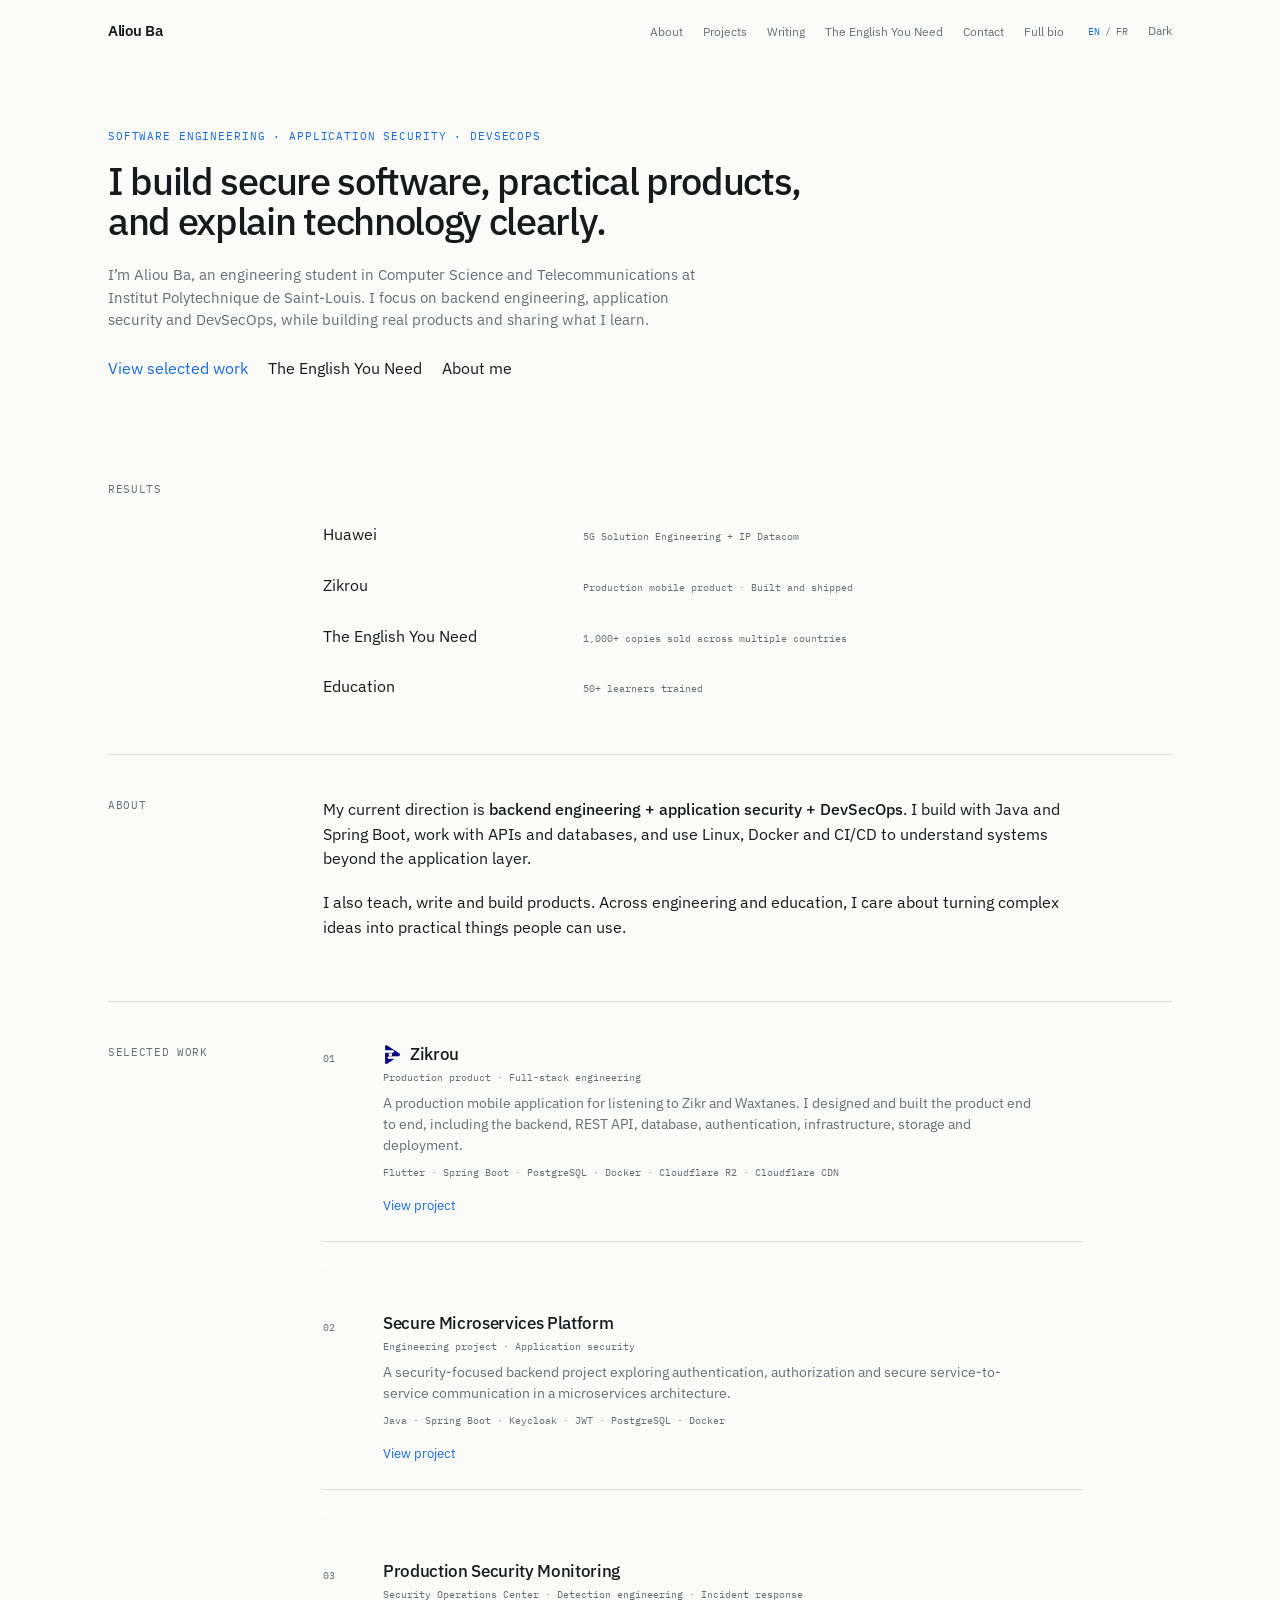
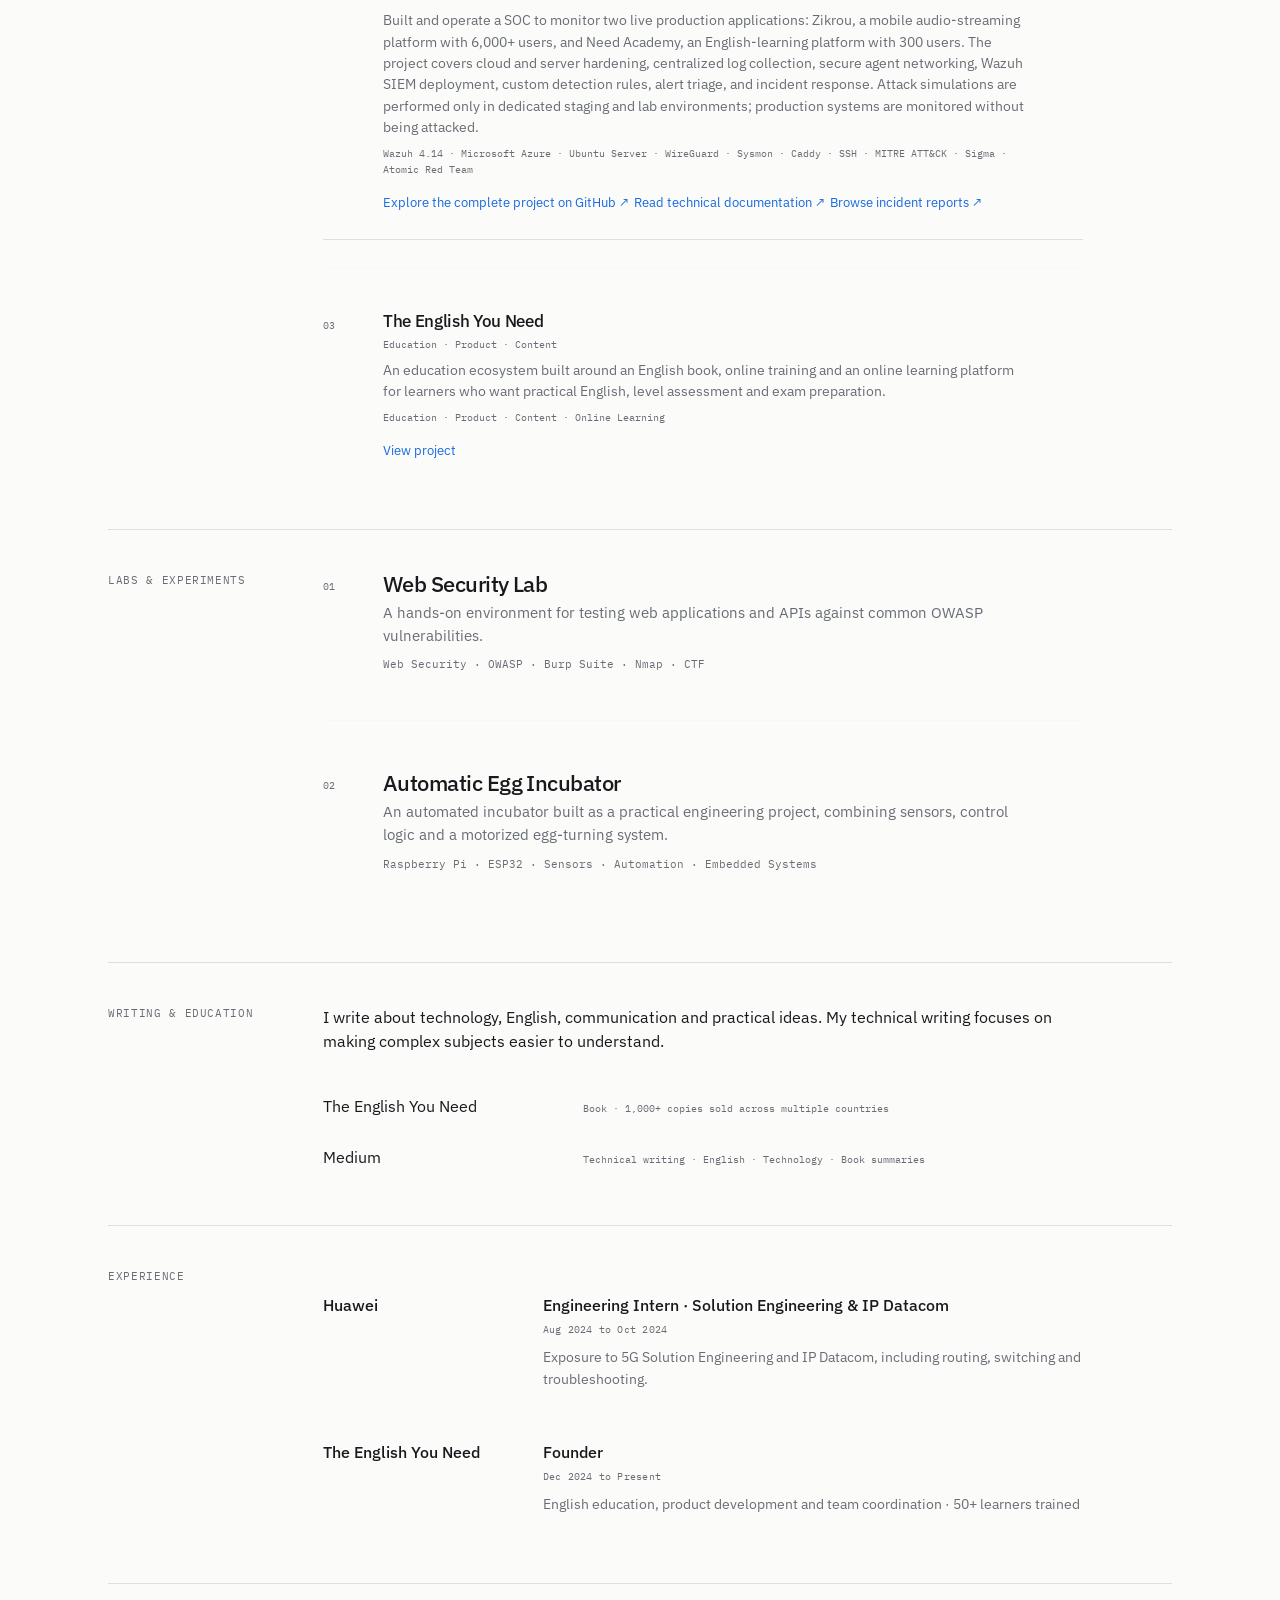
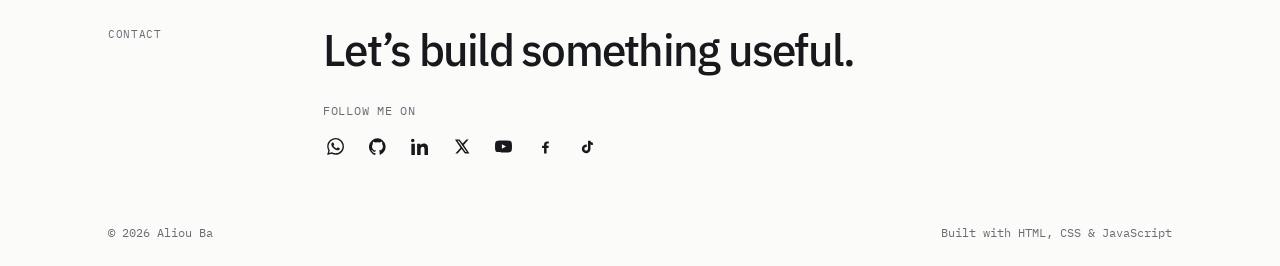
<file: index.html>
<!doctype html>
<html lang="en">
<head>
  <meta charset="UTF-8" />
  <meta name="viewport" content="width=device-width, initial-scale=1.0" />
  <meta name="description" content="Aliou Ba | Software Engineer focused on backend engineering, application security and DevSecOps." />
  <meta name="theme-color" content="#fbfbf9" />
  <title data-i18n="meta.title">Aliou Ba | Software Engineer</title>
  <link rel="preconnect" href="https://fonts.googleapis.com"><link rel="preconnect" href="https://fonts.gstatic.com" crossorigin>
  <link href="https://fonts.googleapis.com/css2?family=IBM+Plex+Mono:wght@400;500&family=IBM+Plex+Sans:wght@400;500;600&display=swap" rel="stylesheet"><link rel="stylesheet" href="css/style.css" />
  <script>(() => { const saved = localStorage.getItem('theme'); if (saved) document.documentElement.dataset.theme = saved; })();</script>
</head>
<body>
<header class="site-header">
  <a class="brand" href="index.html">Aliou Ba</a>
  <nav aria-label="Main navigation" data-i18n-aria="nav.aria">
    <a href="#about" data-i18n="nav.about">About</a><a href="#projects" data-i18n="nav.projects">Projects</a><a href="#writing" data-i18n="nav.writing">Writing</a><a href="english-services.html" data-i18n="nav.services">The English You Need</a><a href="#contact" data-i18n="nav.contact">Contact</a>
    <a href="about.html" data-i18n="nav.aboutPage">Full bio</a>
    <div class="language-switch" aria-label="Language"><button class="language-button active" type="button" data-lang="en">EN</button><span>/</span><button class="language-button" type="button" data-lang="fr">FR</button></div>
    <button class="theme-toggle" id="themeToggle" type="button" aria-label="Switch to dark mode" aria-pressed="false"><span class="theme-label" data-i18n="theme.dark">Dark</span></button>
  </nav>
</header>

<main>
<section class="hero">
  <p class="eyebrow" data-i18n="hero.eyebrow">Software Engineering · Application Security · DevSecOps</p>
  <h1 data-i18n="hero.title">I build secure software, practical products, and explain technology clearly.</h1>
  <p class="intro" data-i18n="hero.intro">I’m Aliou Ba, an engineering student in Computer Science and Telecommunications at Institut Polytechnique de Saint-Louis. I focus on backend engineering, application security and DevSecOps, while building real products and sharing what I learn.</p>
  <div class="links"><a class="primary-link" href="#projects" data-i18n="hero.projects">View selected work</a><a href="english-services.html" data-i18n="hero.services">The English You Need</a><a href="about.html" data-i18n="hero.more">About me</a></div>
</section>

<section class="section proof-section">
  <div class="section-label" data-i18n="sections.proof">Results</div>
  <div class="section-content">
    <div class="writing-grid proof-grid">
      <div class="writing-item"><span>Huawei</span><small data-i18n="proof.huawei">5G Solution Engineering + IP Datacom</small></div>
      <div class="writing-item"><span>Zikrou</span><small data-i18n="proof.zikrou">Production mobile product · Built and shipped</small></div>
      <div class="writing-item"><span>The English You Need</span><small data-i18n="proof.book">1,000+ copies sold across multiple countries</small></div>
      <div class="writing-item"><span>Education</span><small data-i18n="proof.learners">50+ learners trained</small></div>
    </div>
  </div>
</section>

<section id="about" class="section">
  <div class="section-label" data-i18n="sections.about">About</div>
  <div class="section-content">
    <p data-i18n="about.p1">My current direction is <strong>backend engineering + application security + DevSecOps</strong>. I build with Java and Spring Boot, work with APIs and databases, and use Linux, Docker and CI/CD to understand systems beyond the application layer.</p>
    <p data-i18n="about.p2">I also teach, write and build products. Across engineering and education, I care about turning complex ideas into practical things people can use.</p>
  </div>
</section>

<section id="projects" class="section selected-work-section">
  <div class="section-label" data-i18n="sections.projects">Selected work</div>
  <div class="section-content project-list">
    <article id="project-zikrou" class="project project-featured">
      <div class="project-index"><span class="project-number">01</span></div>
      <div class="project-body">
        <div class="project-heading"><h2><img class="project-logo" src="assets/zikrou-logo.png" alt="" aria-hidden="true">Zikrou</h2><p class="case-study-kicker" data-i18n="projects.zikrou.type">Production product · Full-stack engineering</p></div>
        <p data-i18n="projects.zikrou.text">A production mobile application for listening to Zikr and Waxtanes. I designed and built the product end to end, including the backend, REST API, database, authentication, infrastructure, storage and deployment.</p>
        <p class="tech">Flutter · Spring Boot · PostgreSQL · Docker · Cloudflare R2 · Cloudflare CDN</p>
        <a class="project-cta" href="zikrou.html" data-i18n="projects.view">View project</a>
        <div class="case-study-details"><div><strong data-i18n="case.problem">Problem</strong><p data-i18n="case.zikrou.problem">Audio content was scattered across messaging apps, video platforms and local files, making it difficult to discover and organize.</p></div><div><strong data-i18n="case.solution">Solution</strong><p data-i18n="case.zikrou.solution">A centralized platform with structured discovery, search, playlists, favorites, listening history and offline access.</p></div><div><strong data-i18n="case.engineering">Engineering</strong><p data-i18n="case.zikrou.engineering">Designed a Spring Boot REST API and PostgreSQL schema, implemented authentication and authorization, containerized the stack, and integrated Cloudflare R2/CDN for media delivery.</p></div><div><strong data-i18n="case.outcome">Outcome</strong><p data-i18n="case.zikrou.outcome">The product is deployed and available across mobile and web, giving me end-to-end experience from product definition to production delivery.</p></div></div>
      </div>
    </article>

    <article id="project-microservices" class="project">
      <div class="project-index"><span class="project-number">02</span></div>
      <div class="project-body">
        <div class="project-heading"><h2>Secure Microservices Platform</h2><p class="case-study-kicker" data-i18n="projects.microservices.type">Engineering project · Application security</p></div>
        <p data-i18n="projects.microservices.text">A security-focused backend project exploring authentication, authorization and secure service-to-service communication in a microservices architecture.</p>
        <p class="tech">Java · Spring Boot · Keycloak · JWT · PostgreSQL · Docker</p>
        <a class="project-cta" href="microservices.html" data-i18n="projects.view">View project</a>
        <div class="case-study-details"><div><strong data-i18n="case.problem">Problem</strong><p data-i18n="case.micro.problem">How to structure authentication and authorization across multiple backend services without coupling every service to its own identity logic.</p></div><div><strong data-i18n="case.solution">Solution</strong><p data-i18n="case.micro.solution">A microservices architecture using a dedicated identity provider with token-based access control between services.</p></div><div><strong data-i18n="case.engineering">Engineering</strong><p data-i18n="case.micro.engineering">Focused on Spring Boot services, Keycloak, JWT-based security, PostgreSQL and Docker, with service boundaries designed around secure communication.</p></div><div><strong data-i18n="case.outcome">Outcome</strong><p data-i18n="case.micro.outcome">The project gives me a focused environment to demonstrate backend architecture and application-security decisions relevant to my target PFE direction.</p></div></div>
      </div>
    </article>

    <article id="project-production-security-monitoring" class="project">
      <div class="project-index"><span class="project-number">03</span></div>
      <div class="project-body">
        <div class="project-heading"><h2>Production Security Monitoring</h2><p class="case-study-kicker">Security Operations Center · Detection engineering · Incident response</p></div>
        <p>Built and operate a SOC to monitor two live production applications: Zikrou, a mobile audio-streaming platform with 6,000+ users, and Need Academy, an English-learning platform with 300 users. The project covers cloud and server hardening, centralized log collection, secure agent networking, Wazuh SIEM deployment, custom detection rules, alert triage, and incident response. Attack simulations are performed only in dedicated staging and lab environments; production systems are monitored without being attacked.</p>
        <p class="tech">Wazuh 4.14 · Microsoft Azure · Ubuntu Server · WireGuard · Sysmon · Caddy · SSH · MITRE ATT&CK · Sigma · Atomic Red Team</p>
        <a class="project-cta" href="https://github.com/aliou27/production-security-monitoring" target="_blank" rel="noreferrer">Explore the complete project on GitHub ↗</a>
        <a class="project-cta" href="https://github.com/aliou27/production-security-monitoring/tree/main/docs" target="_blank" rel="noreferrer">Read technical documentation ↗</a>
        <a class="project-cta" href="https://github.com/aliou27/production-security-monitoring/tree/main/incidents/reports" target="_blank" rel="noreferrer">Browse incident reports ↗</a>
      </div>
    </article>

    <article id="project-english" class="project">
      <div class="project-index"><span class="project-number">03</span></div>
      <div class="project-body">
        <div class="project-heading"><h2>The English You Need</h2><p class="case-study-kicker">Education · Product · Content</p></div>
        <p data-i18n="projects.academy.text">An education ecosystem built around an English book, online training and an online learning platform for learners who want practical English, level assessment and exam preparation.</p>
        <p class="tech">Education · Product · Content · Online Learning</p>
        <a class="project-cta" href="english-services.html" data-i18n="projects.visit">View project</a>
      </div>
    </article>
  </div>
</section>

<section class="section">
  <div class="section-label" data-i18n="sections.labs">Labs & experiments</div>
  <div class="section-content project-list">
    <article class="project"><div><span class="project-number">01</span></div><div><h2>Web Security Lab</h2><p data-i18n="projects.security.text">A hands-on environment for testing web applications and APIs against common OWASP vulnerabilities.</p><p class="tech">Web Security · OWASP · Burp Suite · Nmap · CTF</p></div></article>
    <article class="project"><div><span class="project-number">02</span></div><div><h2 data-i18n="projects.incubator.title">Automatic Egg Incubator</h2><p data-i18n="projects.incubator.text">An automated incubator built as a practical engineering project, combining sensors, control logic and a motorized egg-turning system.</p><p class="tech">Raspberry Pi · ESP32 · Sensors · Automation · Embedded Systems</p></div></article>
  </div>
</section>

<section id="writing" class="section">
  <div class="section-label" data-i18n="sections.writing">Writing & education</div>
  <div class="section-content">
    <p data-i18n="writing.intro">I write about technology, English, communication and practical ideas. My technical writing focuses on making complex subjects easier to understand.</p>
    <div class="writing-grid">
      <a href="https://www.librairienumeriqueafricaine.com/livrel/english-you-need-manuel" class="writing-item" target="_blank" rel="noreferrer"><span>The English You Need</span><small data-i18n="writing.book">Book · 1,000+ copies sold across multiple countries</small></a>
      <a href="https://aliou-ba.medium.com/" class="writing-item" target="_blank" rel="noreferrer"><span>Medium</span><small data-i18n="writing.medium">Technical writing · English · Technology · Book summaries</small></a>
    </div>
  </div>
</section>

<section class="section compact">
  <div class="section-label" data-i18n="sections.experience">Experience</div>
  <div class="section-content experience-list">
    <article class="experience"><span class="experience-company">Huawei</span><div class="experience-detail"><strong data-i18n="experience.huawei.role">Engineering Intern · Solution Engineering & IP Datacom</strong><small data-i18n="experience.huawei.date">Aug 2024 to Oct 2024</small><p data-i18n="experience.huawei.skills">Exposure to 5G Solution Engineering and IP Datacom, including routing, switching and troubleshooting.</p></div></article>
    <article class="experience"><span class="experience-company">The English You Need</span><div class="experience-detail"><strong data-i18n="experience.academy.role">Founder</strong><small data-i18n="experience.academy.date">Dec 2024 to Present</small><p data-i18n="experience.academy.skills">English education, product development and team coordination · 50+ learners trained</p></div></article>
  </div>
</section>

<section id="contact" class="section contact">
  <div class="section-label" data-i18n="sections.contact">Contact</div>
  <div class="section-content">
    <h2 data-i18n="contact.title">Let’s build something useful.</h2>
    <p class="social-intro" data-i18n="contact.follow">Follow me on</p>
    <div class="social-links">
      <a class="social-link" href="https://wa.me/221764222210" target="_blank" rel="noreferrer" aria-label="WhatsApp"><svg viewBox="0 0 24 24" aria-hidden="true"><path d="M20.52 3.48A11.78 11.78 0 0 0 12.12 0C5.61 0 .32 5.29.32 11.8c0 2.08.54 4.11 1.57 5.9L.22 24l6.48-1.64a11.78 11.78 0 0 0 5.42 1.3h.01c6.51 0 11.8-5.29 11.8-11.8 0-3.15-1.23-6.11-3.41-8.38ZM12.13 21.65h-.01a9.84 9.84 0 0 1-5.02-1.37l-.36-.21-3.85.98 1.03-3.75-.23-.39a9.84 9.84 0 1 1 8.44 4.74Zm5.41-7.38c-.3-.15-1.76-.87-2.03-.97-.27-.1-.47-.15-.67.15-.2.3-.77.97-.94 1.17-.17.2-.35.22-.65.07-.3-.15-1.25-.46-2.38-1.46-.88-.78-1.47-1.74-1.64-2.03-.17-.3-.02-.46.13-.61.13-.13.3-.35.45-.52.15-.17.2-.3.3-.5.1-.2.05-.37-.02-.52-.07-.15-.67-1.61-.92-2.21-.24-.58-.49-.5-.67-.51h-.57c-.2 0-.52.07-.79.37-.27.3-1.03 1-1.03 2.45s1.05 2.84 1.2 3.03c.15.2 2.07 3.16 5.01 4.43.7.3 1.25.48 1.67.62.7.22 1.34.19 1.84.11.56-.08 1.76-.72 2.01-1.42.25-.7.25-1.3.17-1.42-.07-.12-.27-.2-.57-.35Z"/></svg></a>
      <a class="social-link" href="https://github.com/aliou27" target="_blank" rel="noreferrer" aria-label="GitHub"><svg viewBox="0 0 24 24" aria-hidden="true"><path d="M12 .5a12 12 0 0 0-3.79 23.39c.6.11.82-.26.82-.58v-2.24c-3.34.73-4.04-1.61-4.04-1.61-.55-1.39-1.34-1.76-1.34-1.76-1.09-.75.08-.74.08-.74 1.2.09 1.83 1.23 1.83 1.23 1.07 1.83 2.8 1.3 3.49.99.11-.78.42-1.3.76-1.6-2.67-.3-5.47-1.34-5.47-5.95 0-1.31.47-2.38 1.23-3.22-.12-.3-.53-1.52.12-3.17 0 0 1-.32 3.3 1.23a11.4 11.4 0 0 1 6 0c2.29-1.55 3.29-1.23 3.29-1.23.66 1.65.25 2.87.13 3.17.76.84 1.22 1.91 1.22 3.22 0 4.62-2.8 5.64-5.48 5.94.43.37.81 1.1.81 2.22v3.29c0 .32.22.69.83.58A12 12 0 0 0 12 .5Z"/></svg></a>
      <a class="social-link" href="https://www.linkedin.com/in/aliou-ba-823557289/" target="_blank" rel="noreferrer" aria-label="LinkedIn"><svg viewBox="0 0 24 24" aria-hidden="true"><path d="M4.98 3.5A2.49 2.49 0 1 1 0 3.5a2.49 2.49 0 0 1 4.98 0ZM.5 8.25h4.97V24H.5V8.25ZM8.5 8.25h4.77v2.15h.07c.66-1.25 2.28-2.57 4.7-2.57 5.03 0 5.96 3.31 5.96 7.61V24h-4.97v-7.58c0-1.81-.03-4.14-2.52-4.14-2.52 0-2.9 1.97-2.9 4.01V24H8.64V8.25Z"/></svg></a>
      <a class="social-link" href="https://x.com/MisterAliouBa" target="_blank" rel="noreferrer" aria-label="X"><svg viewBox="0 0 24 24" aria-hidden="true"><path d="M18.9 2H22l-6.77 7.74L23.2 22h-6.24l-4.89-6.4L6.48 22H3.36l7.24-8.28L2.8 2h6.4l4.42 5.84L18.9 2Zm-1.1 17.84h1.73L8.25 4.04H6.4L17.8 19.84Z"/></svg></a>
      <a class="social-link" href="https://www.youtube.com/@misteraliouba" target="_blank" rel="noreferrer" aria-label="YouTube"><svg viewBox="0 0 24 24" aria-hidden="true"><path d="M23.5 6.2a3 3 0 0 0-2.12-2.12C19.5 3.5 12 3.5 12 3.5s-7.5 0-9.38.58A3 3 0 0 0 .5 6.2 31 31 0 0 0 0 12a31 31 0 0 0 .5 5.8 3 3 0 0 0 2.12 2.12C4.5 20.5 12 20.5 12 20.5s7.5 0 9.38-.58a3 3 0 0 0 2.12-2.12A31 31 0 0 0 24 12a31 31 0 0 0-.5-5.8ZM9.75 15.02V8.98L15.5 12l-5.75 3.02Z"/></svg></a>
      <a class="social-link" href="https://www.facebook.com/people/Aliou-Ba/100007225788013/" target="_blank" rel="noreferrer" aria-label="Facebook"><svg viewBox="0 0 24 24" aria-hidden="true"><path d="M13.5 22v-8h2.7l.4-3h-3.1V9.08c0-.87.24-1.46 1.5-1.46h1.7V4.94c-.3-.04-1.33-.14-2.53-.14-2.5 0-4.2 1.52-4.2 4.32V11H7.2v3h2.77v8h3.53Z"/></svg></a>
      <a class="social-link" href="https://www.tiktok.com/@misteraliouba?lang=en" target="_blank" rel="noreferrer" aria-label="TikTok"><svg viewBox="0 0 24 24" aria-hidden="true"><path d="M19.59 6.69A4.83 4.83 0 0 1 16.2 5V4h-3.5v11.35a2.59 2.59 0 1 1-2.59-2.59c.27 0 .53.04.77.12V9.32a6.1 6.1 0 1 0 5.32 6.04V9.2a8.3 8.3 0 0 0 3.39.72V6.69Z"/></svg></a>
    </div>
  </div>
</section>
</main>
<footer><span>© 2026 Aliou Ba</span><span data-i18n="footer.right">Built with HTML, CSS & JavaScript</span></footer>
<script src="js/main.js"></script>
</body>
</html>
</file>
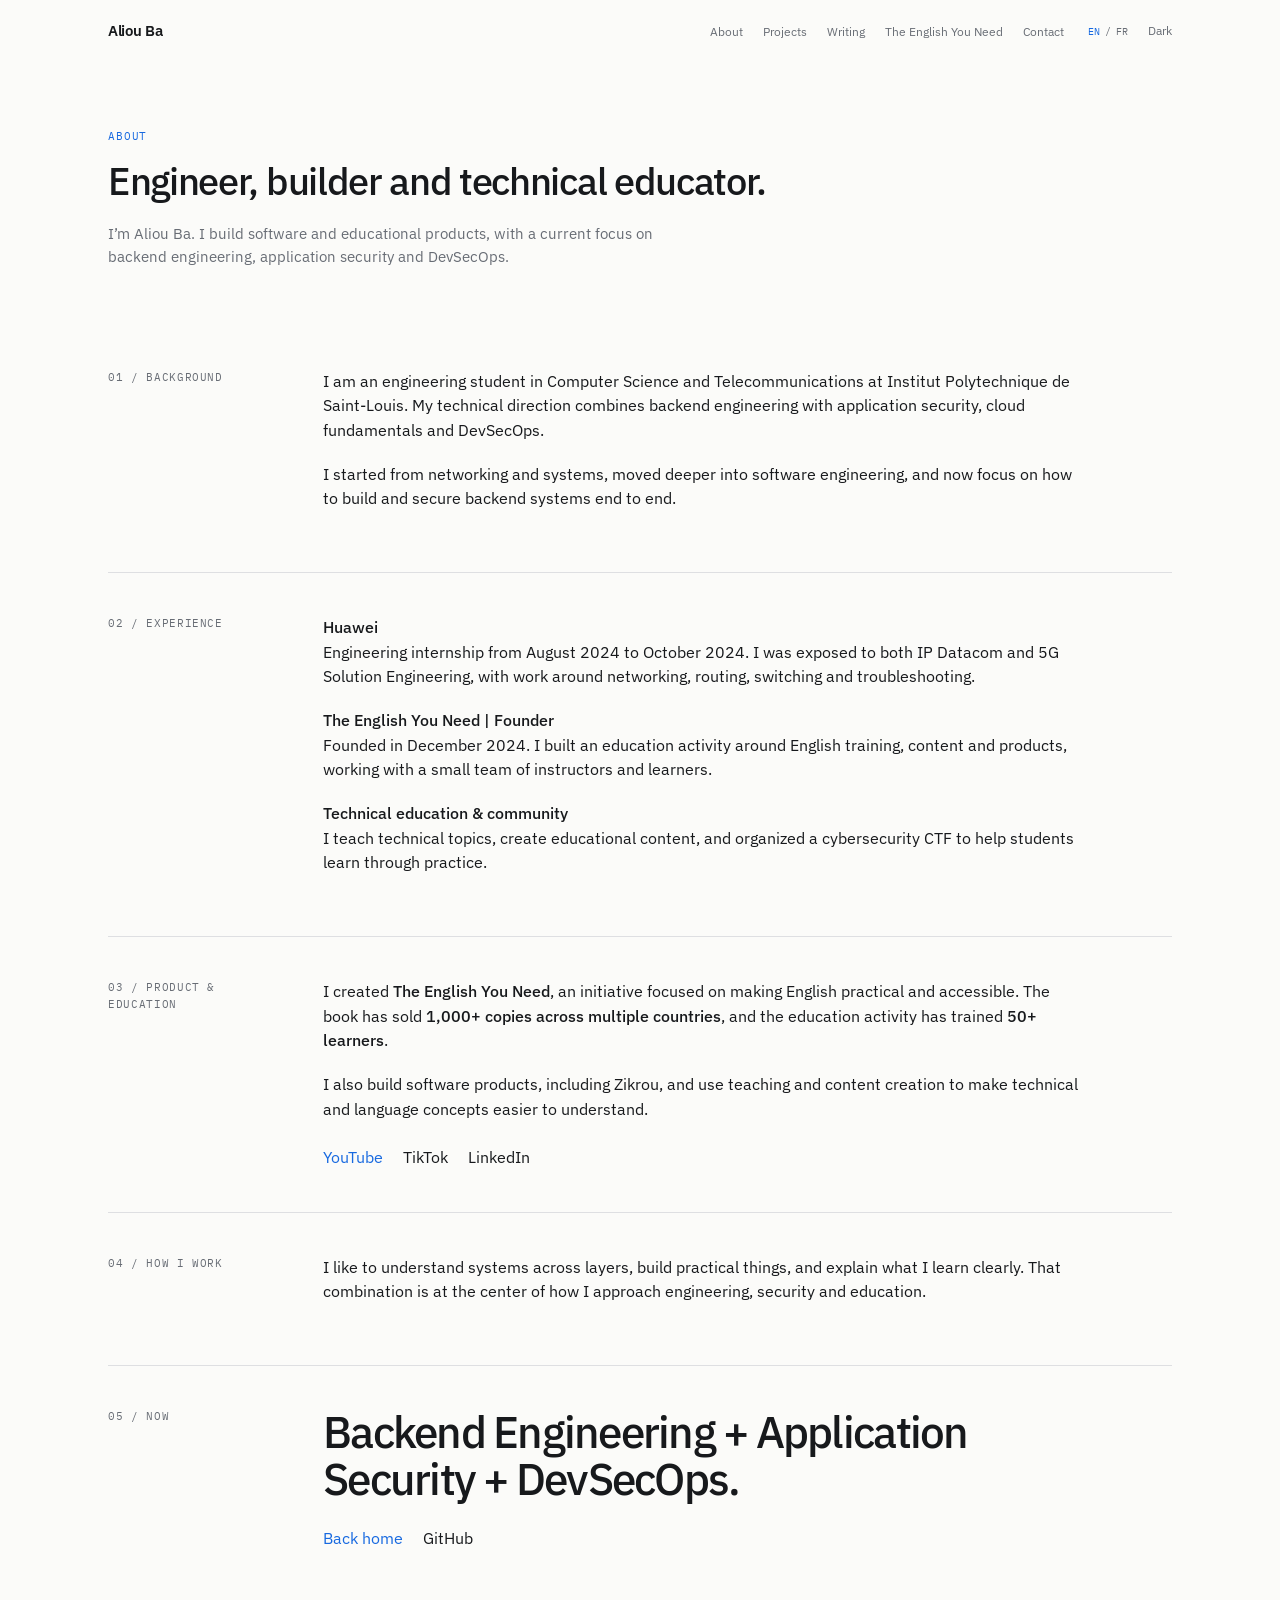
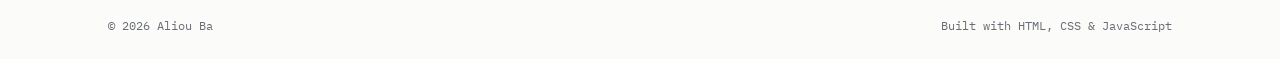
<file: about.html>
<!doctype html>
<html lang="en">
<head>
  <meta charset="UTF-8" />
  <meta name="viewport" content="width=device-width, initial-scale=1.0" />
  <meta name="description" content="About Aliou Ba | software engineering, application security, DevSecOps and entrepreneurship." />
  <meta name="theme-color" content="#fbfbf9" />
  <title data-i18n="about.meta.title">About | Aliou Ba</title>
  <link rel="preconnect" href="https://fonts.googleapis.com"><link rel="preconnect" href="https://fonts.gstatic.com" crossorigin>
  <link href="https://fonts.googleapis.com/css2?family=IBM+Plex+Mono:wght@400;500&family=IBM+Plex+Sans:wght@400;500;600&display=swap" rel="stylesheet"><link rel="stylesheet" href="css/style.css" />
  <script>(() => { const saved = localStorage.getItem('theme'); if (saved) document.documentElement.dataset.theme = saved; })();</script>
</head>
<body>
  <header class="site-header"><a class="brand" href="index.html">Aliou Ba</a><nav aria-label="Main navigation" data-i18n-aria="nav.aria">
    <a href="index.html#about" data-i18n="nav.about">About</a><a href="index.html#projects" data-i18n="nav.projects">Projects</a><a href="index.html#writing" data-i18n="nav.writing">Writing</a><a href="english-services.html" data-i18n="nav.services">The English You Need</a><a href="index.html#contact" data-i18n="nav.contact">Contact</a>
    <div class="language-switch" aria-label="Language"><button class="language-button active" type="button" data-lang="en" aria-pressed="true">EN</button><span>/</span><button class="language-button" type="button" data-lang="fr" aria-pressed="false">FR</button></div><button class="theme-toggle" id="themeToggle" type="button" aria-label="Switch to dark mode" aria-pressed="false"><span class="theme-label" data-i18n="theme.dark">Dark</span></button>
  </nav></header>
  <main>
    <section class="hero"><p class="eyebrow" data-i18n="about.eyebrow">About</p><h1 data-i18n="about.title">Engineer, builder and technical educator.</h1><p class="intro" data-i18n="about.intro">I’m Aliou Ba. I build software and educational products, with a current focus on backend engineering, application security and DevSecOps.</p></section>

    <section class="section"><div class="section-label" data-i18n="about.background.label">01 / Background</div><div class="section-content"><p data-i18n="about.background.p1">I am an engineering student in Computer Science and Telecommunications at Institut Polytechnique de Saint-Louis. My technical direction combines backend engineering with application security, cloud fundamentals and DevSecOps.</p><p data-i18n="about.background.p2">I started from networking and systems, moved deeper into software engineering, and now focus on how to build and secure backend systems end to end.</p></div></section>

    <section class="section"><div class="section-label" data-i18n="about.experience.label">02 / Experience</div><div class="section-content">
      <p><strong>Huawei</strong><br><span data-i18n="about.experience.huawei">Engineering internship from August 2024 to October 2024. I was exposed to both IP Datacom and 5G Solution Engineering, with work around networking, routing, switching and troubleshooting.</span></p>
      <p><strong>The English You Need | Founder</strong><br><span data-i18n="about.experience.academy">Founded in December 2024. I built an education activity around English training, content and products, working with a small team of instructors and learners.</span></p>
      <p><strong data-i18n="about.experience.content.title">Technical education & community</strong><br><span data-i18n="about.experience.content.text">I teach technical topics, create educational content, and organized a cybersecurity CTF to help students learn through practice.</span></p>
    </div></section>

    <section class="section"><div class="section-label" data-i18n="about.education.label">03 / Product & education</div><div class="section-content"><p data-i18n="about.education.p1">I created <strong>The English You Need</strong>, an initiative focused on making English practical and accessible. The book has sold <strong>1,000+ copies across multiple countries</strong>, and the education activity has trained <strong>50+ learners</strong>.</p><p data-i18n="about.education.p2">I also build software products, including Zikrou, and use teaching and content creation to make technical and language concepts easier to understand.</p><div class="links"><a class="primary-link" href="https://www.youtube.com/@misteraliouba" target="_blank" rel="noreferrer">YouTube</a><a href="https://www.tiktok.com/@misteraliouba?lang=en" target="_blank" rel="noreferrer">TikTok</a><a href="https://www.linkedin.com/in/aliou-ba-823557289/" target="_blank" rel="noreferrer">LinkedIn</a></div></div></section>

    <section class="section"><div class="section-label" data-i18n="about.beyond.label">04 / How I work</div><div class="section-content"><p data-i18n="about.beyond.p">I like to understand systems across layers, build practical things, and explain what I learn clearly. That combination is at the center of how I approach engineering, security and education.</p></div></section>

    <section class="section contact"><div class="section-label" data-i18n="about.now.label">05 / Now</div><div class="section-content"><h2>Backend Engineering + Application Security + DevSecOps.</h2><div class="links"><a class="primary-link" href="index.html" data-i18n="about.back">Back home</a><a href="https://github.com/aliou27" target="_blank" rel="noreferrer">GitHub</a></div></div></section>
  </main>
  <footer><span>© 2026 Aliou Ba</span><span data-i18n="footer.right">Built with HTML, CSS & JavaScript</span></footer><script src="js/main.js"></script>
</body></html>
</file>
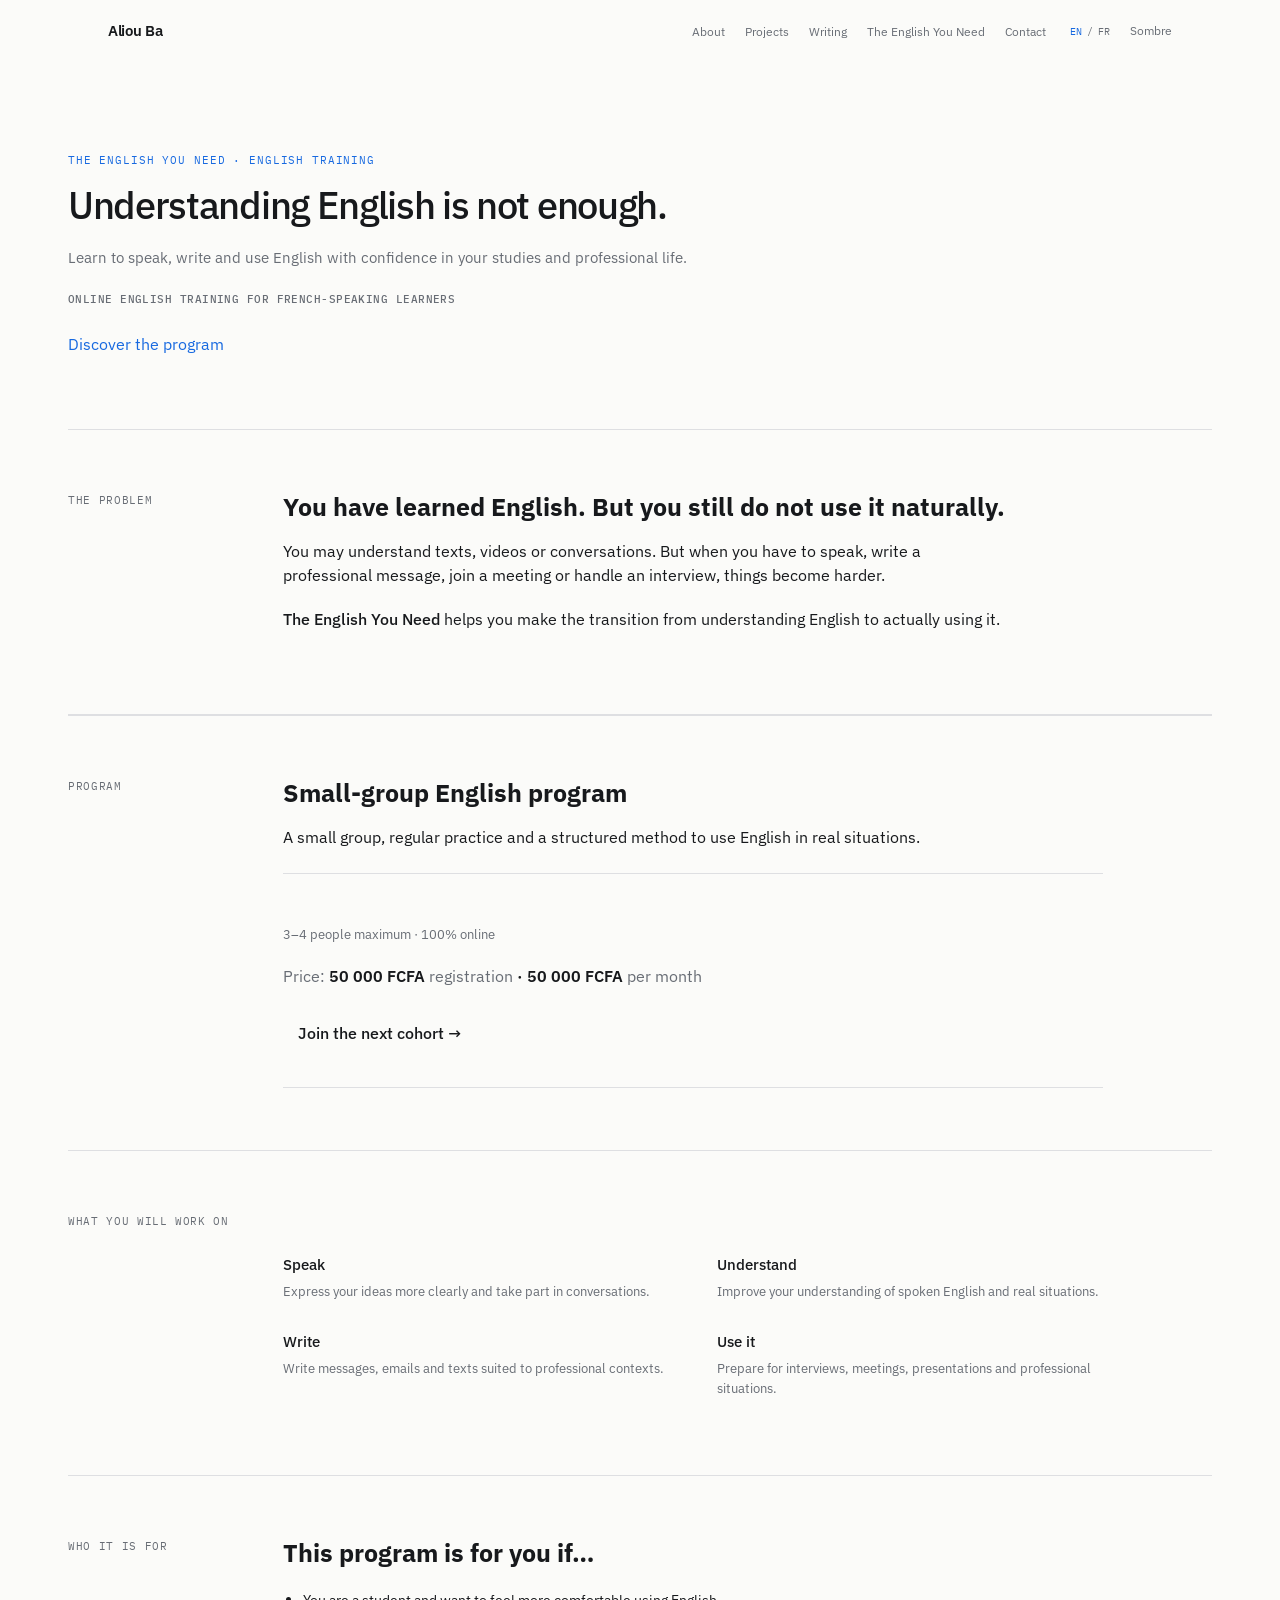
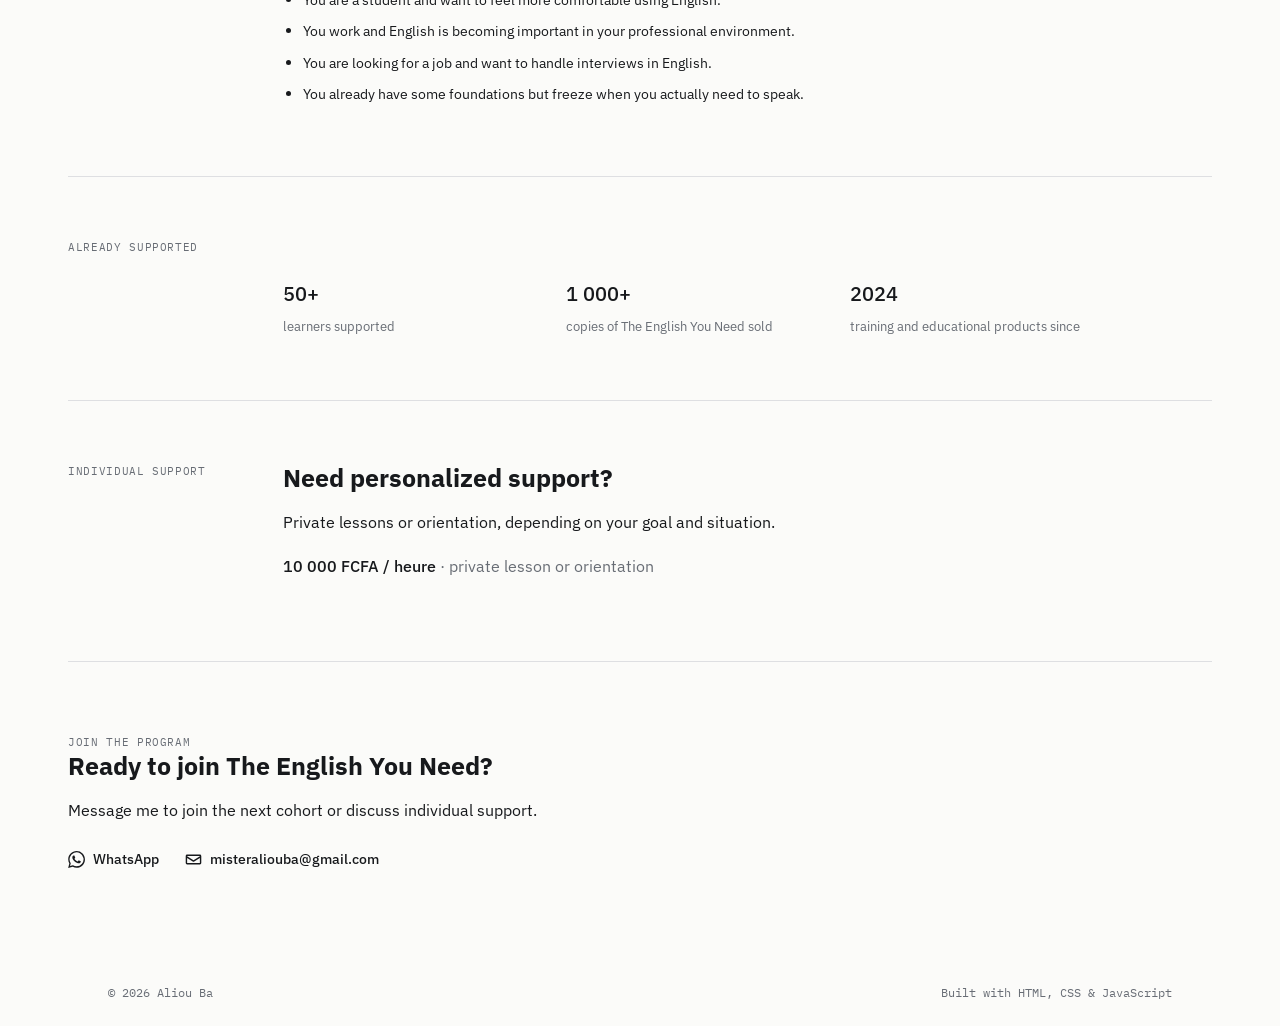
<file: english-services.html>
<!doctype html>
<html lang="fr">
<head>
<meta charset="UTF-8">
<meta name="viewport" content="width=device-width, initial-scale=1.0">
<meta name="description" content="The English You Need — formation en anglais pour francophones, en petit groupe ou en accompagnement individuel.">
<title>The English You Need | Aliou Ba</title>
<link rel="preconnect" href="https://fonts.googleapis.com">
<link rel="preconnect" href="https://fonts.gstatic.com" crossorigin>
<link href="https://fonts.googleapis.com/css2?family=IBM+Plex+Mono:wght@400;500&family=IBM+Plex+Sans:wght@400;500;600&display=swap" rel="stylesheet">
<link rel="stylesheet" href="css/style.css">
<script>(()=>{const t=localStorage.getItem('theme');if(t)document.documentElement.dataset.theme=t})()</script>
<style>
.english-page{max-width:1200px;margin:0 auto;padding:0 28px}
.english-page .hero{padding:92px 0 72px;max-width:850px}
.english-page .hero h1{max-width:780px;margin:16px 0 22px}
.english-page .hero .intro{max-width:700px}
.english-page .hero-meta{margin-top:22px;color:var(--muted);font:500 .7rem "IBM Plex Mono",monospace;text-transform:uppercase;letter-spacing:.04em}
.english-page .section{padding:62px 0}
.english-page .section-content{max-width:820px}
.english-page h2{font-size:1.55rem;line-height:1.25;margin:0 0 16px}
.english-page p{max-width:720px}
.english-page .problem{border-top:1px solid var(--line);border-bottom:1px solid var(--line)}
.english-page .offer{border-top:1px solid var(--line);border-bottom:1px solid var(--line);padding:30px 0;margin-top:24px}
.english-page .offer-meta{margin:20px 0 18px;color:var(--muted);font-size:.84rem}
.english-page .price-line{font-size:1.02rem;font-weight:600;margin:0 0 22px}
.english-page .price-line span{color:var(--muted);font-weight:400}
.english-page .cta{display:inline-block;border:1px solid var(--text);padding:11px 15px;color:var(--text);text-decoration:none;font-weight:500}
.english-page .cta:hover{color:var(--blue);border-color:var(--blue)}
.english-page .learning{display:grid;grid-template-columns:1fr 1fr;gap:0 48px;margin-top:26px}
.english-page .learning div{padding:15px 0}
.english-page .learning strong{display:block;font-size:.92rem;margin-bottom:4px}
.english-page .learning span{display:block;color:var(--muted);font-size:.84rem;line-height:1.5}
.english-page .audience{border-top:1px solid var(--line)}
.english-page .audience ul{margin:20px 0 0;padding-left:20px;max-width:700px}
.english-page .audience li{margin:9px 0;font-size:.9rem}
.english-page .proof{display:grid;grid-template-columns:repeat(3,1fr);gap:30px;margin-top:25px}
.english-page .proof div{padding-top:14px}
.english-page .proof strong{display:block;font-size:1.25rem;margin-bottom:4px}
.english-page .proof span{color:var(--muted);font-size:.8rem;line-height:1.45}
.english-page .individual{border-top:1px solid var(--line)}
.english-page .individual-line{margin-top:20px;font-weight:500}
.english-page .individual-line span{color:var(--muted);font-weight:400}
.english-page .final{border-top:1px solid var(--line);padding:72px 0 90px}
.english-page .final .intro-final{margin-bottom:24px}
.english-page .contact-links{display:flex;align-items:center;gap:26px;flex-wrap:wrap;margin-top:26px}
.english-page .contact-link{display:inline-flex;align-items:center;gap:8px;color:var(--text);text-decoration:none;font-weight:500;font-size:.9rem}
.english-page .contact-link:hover{color:var(--blue)}
.english-page .contact-icon{width:17px;height:17px;fill:currentColor;flex:0 0 17px}
.english-page .language-switch{white-space:nowrap}
@media(max-width:700px){.english-page{padding:0 20px}.english-page .hero{padding:62px 0 48px}.english-page .section{padding:44px 0}.english-page .learning,.english-page .proof{grid-template-columns:1fr}.english-page .final{padding:52px 0 65px}.english-page h2{font-size:1.35rem}}
</style>
</head>
<body>
<header class="site-header">
<a class="brand" href="index.html">Aliou Ba</a>
<nav aria-label="Main navigation">
<a href="index.html#about" data-i18n="navAbout">À propos</a>
<a href="index.html#projects" data-i18n="navProjects">Projets</a>
<a href="index.html#writing" data-i18n="navWriting">Écriture</a>
<a href="english-services.html" data-i18n="navEnglish">The English You Need</a>
<a href="index.html#contact" data-i18n="navContact">Contact</a>
<div class="language-switch" aria-label="Language"><button class="language-button" type="button" data-lang="en">EN</button><span>/</span><button class="language-button active" type="button" data-lang="fr">FR</button></div>
<button class="theme-toggle" id="themeToggle" type="button"><span id="themeLabel">Sombre</span></button>
</nav>
</header>

<main class="english-page">
<section class="hero">
<p class="eyebrow" data-i18n="eyebrow">The English You Need · Formation en anglais</p>
<h1 data-i18n="hero">Comprendre l’anglais ne suffit pas.</h1>
<p class="intro" data-i18n="intro">Apprenez à parler, écrire et utiliser l’anglais avec confiance dans vos études et votre vie professionnelle.</p>
<p class="hero-meta" data-i18n="meta">Formation en ligne pour francophones</p>
<div class="links" style="margin-top:26px"><a class="primary-link" href="#program" data-i18n="heroCta">Découvrir la formation</a></div>
</section>

<section class="section problem">
<div class="section-label" data-i18n="problemLabel">Le problème</div>
<div class="section-content">
<h2 data-i18n="problemTitle">Vous avez appris l’anglais. Mais vous ne l’utilisez pas encore naturellement.</h2>
<p data-i18n="problemText">Vous comprenez peut-être des textes, des vidéos ou des conversations. Mais lorsqu’il faut parler, écrire un message professionnel, participer à une réunion ou passer un entretien, tout devient plus difficile.</p>
<p data-i18n="problemEnd"><strong>The English You Need</strong> vous aide à faire le passage entre comprendre l’anglais et l’utiliser réellement.</p>
</div>
</section>

<section id="program" class="section">
<div class="section-label" data-i18n="programLabel">Formation</div>
<div class="section-content">
<h2 data-i18n="programTitle">Formation en petit groupe</h2>
<p data-i18n="programText">Un petit groupe, une pratique régulière et une méthode structurée pour utiliser l’anglais dans des situations réelles.</p>
<div class="offer">
<p class="offer-meta" data-i18n="format">3–4 personnes maximum · 100 % en ligne</p>
<p class="price-line"><span data-i18n="priceLabel">Tarif :</span> 50 000 FCFA <span data-i18n="registration">d’inscription</span> · 50 000 FCFA <span data-i18n="monthly">par mois</span></p>
<a class="cta" href="#contact" data-i18n="programCta">Rejoindre la prochaine cohorte →</a>
</div>
</div>
</section>

<section class="section">
<div class="section-label" data-i18n="learningLabel">Au programme</div>
<div class="section-content">
<div class="learning">
<div><strong data-i18n="learn1t">Parler</strong><span data-i18n="learn1">Exprimer vos idées plus clairement et participer aux conversations.</span></div>
<div><strong data-i18n="learn2t">Comprendre</strong><span data-i18n="learn2">Améliorer votre compréhension de l’anglais parlé et des situations réelles.</span></div>
<div><strong data-i18n="learn3t">Écrire</strong><span data-i18n="learn3">Écrire des messages, e-mails et textes adaptés au contexte professionnel.</span></div>
<div><strong data-i18n="learn4t">Utiliser</strong><span data-i18n="learn4">Préparer des entretiens, réunions, présentations et situations professionnelles.</span></div>
</div>
</div>
</section>

<section class="section audience">
<div class="section-label" data-i18n="audienceLabel">Pour qui ?</div>
<div class="section-content">
<h2 data-i18n="audienceTitle">Cette formation est faite pour vous si…</h2>
<ul>
<li data-i18n="aud1">Vous êtes étudiant et vous voulez être plus à l’aise en anglais.</li>
<li data-i18n="aud2">Vous travaillez et l’anglais devient important dans votre environnement professionnel.</li>
<li data-i18n="aud3">Vous cherchez un emploi et vous voulez pouvoir répondre à des entretiens en anglais.</li>
<li data-i18n="aud4">Vous avez déjà quelques bases mais vous bloquez lorsqu’il faut réellement parler.</li>
</ul>
</div>
</section>

<section class="section">
<div class="section-label" data-i18n="proofLabel">Déjà accompagné</div>
<div class="section-content">
<div class="proof">
<div><strong>50+</strong><span data-i18n="proof1">apprenants accompagnés</span></div>
<div><strong>1 000+</strong><span data-i18n="proof2">exemplaires de The English You Need vendus</span></div>
<div><strong>2024</strong><span data-i18n="proof3">début des formations et produits éducatifs</span></div>
</div>
</div>
</section>

<section class="section individual">
<div class="section-label" data-i18n="individualLabel">Accompagnement individuel</div>
<div class="section-content">
<h2 data-i18n="individualTitle">Besoin d’un accompagnement personnalisé ?</h2>
<p data-i18n="individualText">Cours individuel ou orientation, selon votre objectif et votre situation.</p>
<p class="individual-line">10 000 FCFA / heure <span>· <span data-i18n="individualServices">cours individuel ou orientation</span></span></p>
</div>
</section>

<section id="contact" class="final">
<div class="section-label" data-i18n="contactLabel">Rejoindre la formation</div>
<div class="section-content">
<h2 data-i18n="contactTitle">Prêt à rejoindre The English You Need ?</h2>
<p class="intro-final" data-i18n="contactText">Écrivez-moi pour rejoindre la prochaine cohorte ou discuter de l’accompagnement individuel.</p>
<div class="contact-links" aria-label="Contact">
<a class="contact-link" href="https://wa.me/221764222210" target="_blank" rel="noreferrer" aria-label="WhatsApp">
<svg class="contact-icon" viewBox="0 0 24 24" aria-hidden="true"><path d="M20.52 3.48A11.78 11.78 0 0 0 12.12 0C5.61 0 .32 5.29.32 11.8c0 2.08.54 4.11 1.57 5.9L.22 24l6.48-1.64a11.78 11.78 0 0 0 5.42 1.3h.01c6.51 0 11.8-5.29 11.8-11.8 0-3.15-1.23-6.11-3.41-8.38ZM12.13 21.65h-.01a9.84 9.84 0 0 1-5.02-1.37l-.36-.21-3.85.98 1.03-3.75-.23-.39a9.84 9.84 0 1 1 8.44 4.74Zm5.41-7.38c-.3-.15-1.76-.87-2.03-.97-.27-.1-.47-.15-.67.15-.2.3-.77.97-.94 1.17-.17.2-.35.22-.65.07-.3-.15-1.25-.46-2.38-1.46-.88-.78-1.47-1.74-1.64-2.03-.17-.3-.02-.46.13-.61.13-.13.3-.35.45-.52.15-.17.2-.3.3-.5.1-.2.05-.37-.02-.52-.07-.15-.67-1.61-.92-2.21-.24-.58-.49-.5-.67-.51h-.57c-.2 0-.52.07-.79.37-.27.3-1.03 1-1.03 2.45s1.05 2.84 1.2 3.03c.15.2 2.07 3.16 5.01 4.43.7.3 1.25.48 1.67.62.7.22 1.34.19 1.84.11.56-.08 1.76-.72 2.01-1.42.25-.7.25-1.3.17-1.42-.07-.12-.27-.2-.57-.35Z"/></svg>
<span>WhatsApp</span>
</a>
<a class="contact-link" href="mailto:misteraliouba@gmail.com" aria-label="Email">
<svg class="contact-icon" viewBox="0 0 24 24" aria-hidden="true"><path d="M3 5h18a2 2 0 0 1 2 2v10a2 2 0 0 1-2 2H3a2 2 0 0 1-2-2V7a2 2 0 0 1 2-2Zm0 2v.51l9 5.62 9-5.62V7H3Zm18 10V9.86l-8.47 5.3a1 1 0 0 1-1.06 0L3 9.86V17h18Z"/></svg>
<span>misteraliouba@gmail.com</span>
</a>
</div>
</div>
</section>
</main>
<footer><span>© 2026 Aliou Ba</span><span>Built with HTML, CSS &amp; JavaScript</span></footer>

<script>
(()=>{
const c={
fr:{navAbout:'À propos',navProjects:'Projets',navWriting:'Écriture',navEnglish:'The English You Need',navContact:'Contact',eyebrow:'The English You Need · Formation en anglais',hero:'Comprendre l’anglais ne suffit pas.',intro:'Apprenez à parler, écrire et utiliser l’anglais avec confiance dans vos études et votre vie professionnelle.',meta:'Formation en ligne pour francophones',heroCta:'Découvrir la formation',problemLabel:'Le problème',problemTitle:'Vous avez appris l’anglais. Mais vous ne l’utilisez pas encore naturellement.',problemText:'Vous comprenez peut-être des textes, des vidéos ou des conversations. Mais lorsqu’il faut parler, écrire un message professionnel, participer à une réunion ou passer un entretien, tout devient plus difficile.',problemEnd:'<strong>The English You Need</strong> vous aide à faire le passage entre comprendre l’anglais et l’utiliser réellement.',programLabel:'Formation',programTitle:'Formation en petit groupe',programText:'Un petit groupe, une pratique régulière et une méthode structurée pour utiliser l’anglais dans des situations réelles.',format:'3–4 personnes maximum · 100 % en ligne',priceLabel:'Tarif :',registration:'d’inscription',monthly:'par mois',programCta:'Rejoindre la prochaine cohorte →',learningLabel:'Au programme',learn1t:'Parler',learn1:'Exprimer vos idées plus clairement et participer aux conversations.',learn2t:'Comprendre',learn2:'Améliorer votre compréhension de l’anglais parlé et des situations réelles.',learn3t:'Écrire',learn3:'Écrire des messages, e-mails et textes adaptés au contexte professionnel.',learn4t:'Utiliser',learn4:'Préparer des entretiens, réunions, présentations et situations professionnelles.',audienceLabel:'Pour qui ?',audienceTitle:'Cette formation est faite pour vous si…',aud1:'Vous êtes étudiant et vous voulez être plus à l’aise en anglais.',aud2:'Vous travaillez et l’anglais devient important dans votre environnement professionnel.',aud3:'Vous cherchez un emploi et vous voulez pouvoir répondre à des entretiens en anglais.',aud4:'Vous avez déjà quelques bases mais vous bloquez lorsqu’il faut réellement parler.',proofLabel:'Déjà accompagné',proof1:'apprenants accompagnés',proof2:'exemplaires de The English You Need vendus',proof3:'début des formations et produits éducatifs',individualLabel:'Accompagnement individuel',individualTitle:'Besoin d’un accompagnement personnalisé ?',individualText:'Cours individuel ou orientation, selon votre objectif et votre situation.',individualServices:'cours individuel ou orientation',contactLabel:'Rejoindre la formation',contactTitle:'Prêt à rejoindre The English You Need ?',contactText:'Écrivez-moi pour rejoindre la prochaine cohorte ou discuter de l’accompagnement individuel.'},
en:{navAbout:'About',navProjects:'Projects',navWriting:'Writing',navEnglish:'The English You Need',navContact:'Contact',eyebrow:'The English You Need · English training',hero:'Understanding English is not enough.',intro:'Learn to speak, write and use English with confidence in your studies and professional life.',meta:'Online English training for French-speaking learners',heroCta:'Discover the program',problemLabel:'The problem',problemTitle:'You have learned English. But you still do not use it naturally.',problemText:'You may understand texts, videos or conversations. But when you have to speak, write a professional message, join a meeting or handle an interview, things become harder.',problemEnd:'<strong>The English You Need</strong> helps you make the transition from understanding English to actually using it.',programLabel:'Program',programTitle:'Small-group English program',programText:'A small group, regular practice and a structured method to use English in real situations.',format:'3–4 people maximum · 100% online',priceLabel:'Price:',registration:'registration',monthly:'per month',programCta:'Join the next cohort →',learningLabel:'What you will work on',learn1t:'Speak',learn1:'Express your ideas more clearly and take part in conversations.',learn2t:'Understand',learn2:'Improve your understanding of spoken English and real situations.',learn3t:'Write',learn3:'Write messages, emails and texts suited to professional contexts.',learn4t:'Use it',learn4:'Prepare for interviews, meetings, presentations and professional situations.',audienceLabel:'Who it is for',audienceTitle:'This program is for you if…',aud1:'You are a student and want to feel more comfortable using English.',aud2:'You work and English is becoming important in your professional environment.',aud3:'You are looking for a job and want to handle interviews in English.',aud4:'You already have some foundations but freeze when you actually need to speak.',proofLabel:'Already supported',proof1:'learners supported',proof2:'copies of The English You Need sold',proof3:'training and educational products since',individualLabel:'Individual support',individualTitle:'Need personalized support?',individualText:'Private lessons or orientation, depending on your goal and situation.',individualServices:'private lesson or orientation',contactLabel:'Join the program',contactTitle:'Ready to join The English You Need?',contactText:'Message me to join the next cohort or discuss individual support.'}};
const apply=lang=>{document.documentElement.lang=lang;document.querySelectorAll('[data-i18n]').forEach(el=>{const k=el.dataset.i18n;if(c[lang][k]!=null){if(k==='problemEnd')el.innerHTML=c[lang][k];else el.textContent=c[lang][k]}});document.querySelectorAll('[data-lang]').forEach(b=>b.classList.toggle('active',b.dataset.lang===lang));localStorage.setItem('language',lang)};
document.querySelectorAll('[data-lang]').forEach(b=>b.addEventListener('click',()=>apply(b.dataset.lang)));
const saved=localStorage.getItem('language')||'fr';apply(saved);
const toggle=document.getElementById('themeToggle'),label=document.getElementById('themeLabel');
const updateTheme=()=>{const dark=document.documentElement.dataset.theme==='dark';label.textContent=dark?'Clair':'Sombre';toggle.setAttribute('aria-pressed',dark?'true':'false')};
toggle.addEventListener('click',()=>{const next=document.documentElement.dataset.theme==='dark'?'light':'dark';document.documentElement.dataset.theme=next;localStorage.setItem('theme',next);updateTheme()});updateTheme();
})();
</script>
</body>
</html>
</file>
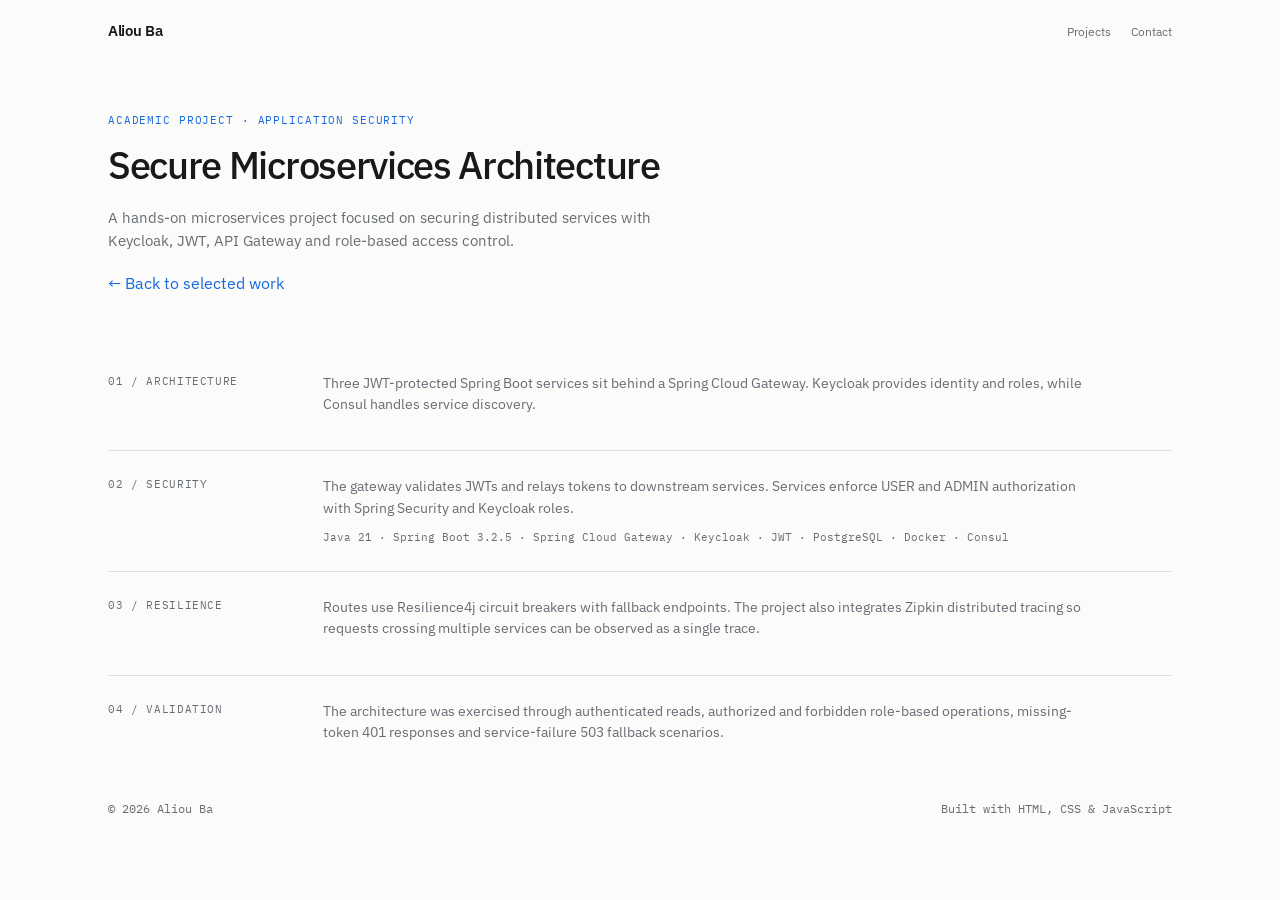
<file: microservices.html>
<!doctype html>
<html lang="en">
<head>
  <meta charset="UTF-8" />
  <meta name="viewport" content="width=device-width, initial-scale=1.0" />
  <meta name="description" content="Secure Microservices Architecture case study by Aliou Ba." />
  <title>Secure Microservices Architecture · Aliou Ba</title>
  <link rel="preconnect" href="https://fonts.googleapis.com"><link rel="preconnect" href="https://fonts.gstatic.com" crossorigin>
  <link href="https://fonts.googleapis.com/css2?family=IBM+Plex+Mono:wght@400;500&family=IBM+Plex+Sans:wght@400;500;600&display=swap" rel="stylesheet"><link rel="stylesheet" href="css/style.css" />
  <script>(() => { const saved = localStorage.getItem('theme'); if (saved) document.documentElement.dataset.theme = saved; })();</script>
</head>
<body class="case-page">
<header class="site-header"><a class="brand" href="index.html">Aliou Ba</a><nav><a href="index.html#projects">Projects</a><a href="index.html#contact">Contact</a></nav></header>
<main>
<section class="hero"><p class="eyebrow">Academic project · Application security</p><h1>Secure Microservices Architecture</h1><p class="intro">A hands-on microservices project focused on securing distributed services with Keycloak, JWT, API Gateway and role-based access control.</p><div class="links"><a class="primary-link" href="index.html#projects">← Back to selected work</a></div></section>
<section class="section"><div class="section-label">01 / Architecture</div><div class="section-content"><p>Three JWT-protected Spring Boot services sit behind a Spring Cloud Gateway. Keycloak provides identity and roles, while Consul handles service discovery.</p></div></section>
<section class="section"><div class="section-label">02 / Security</div><div class="section-content"><p>The gateway validates JWTs and relays tokens to downstream services. Services enforce USER and ADMIN authorization with Spring Security and Keycloak roles.</p><p class="tech">Java 21 · Spring Boot 3.2.5 · Spring Cloud Gateway · Keycloak · JWT · PostgreSQL · Docker · Consul</p></div></section>
<section class="section"><div class="section-label">03 / Resilience</div><div class="section-content"><p>Routes use Resilience4j circuit breakers with fallback endpoints. The project also integrates Zipkin distributed tracing so requests crossing multiple services can be observed as a single trace.</p></div></section>
<section class="section compact"><div class="section-label">04 / Validation</div><div class="section-content"><p>The architecture was exercised through authenticated reads, authorized and forbidden role-based operations, missing-token 401 responses and service-failure 503 fallback scenarios.</p></div></section>
</main><footer><span>© 2026 Aliou Ba</span><span>Built with HTML, CSS & JavaScript</span></footer>
</body></html>
</file>
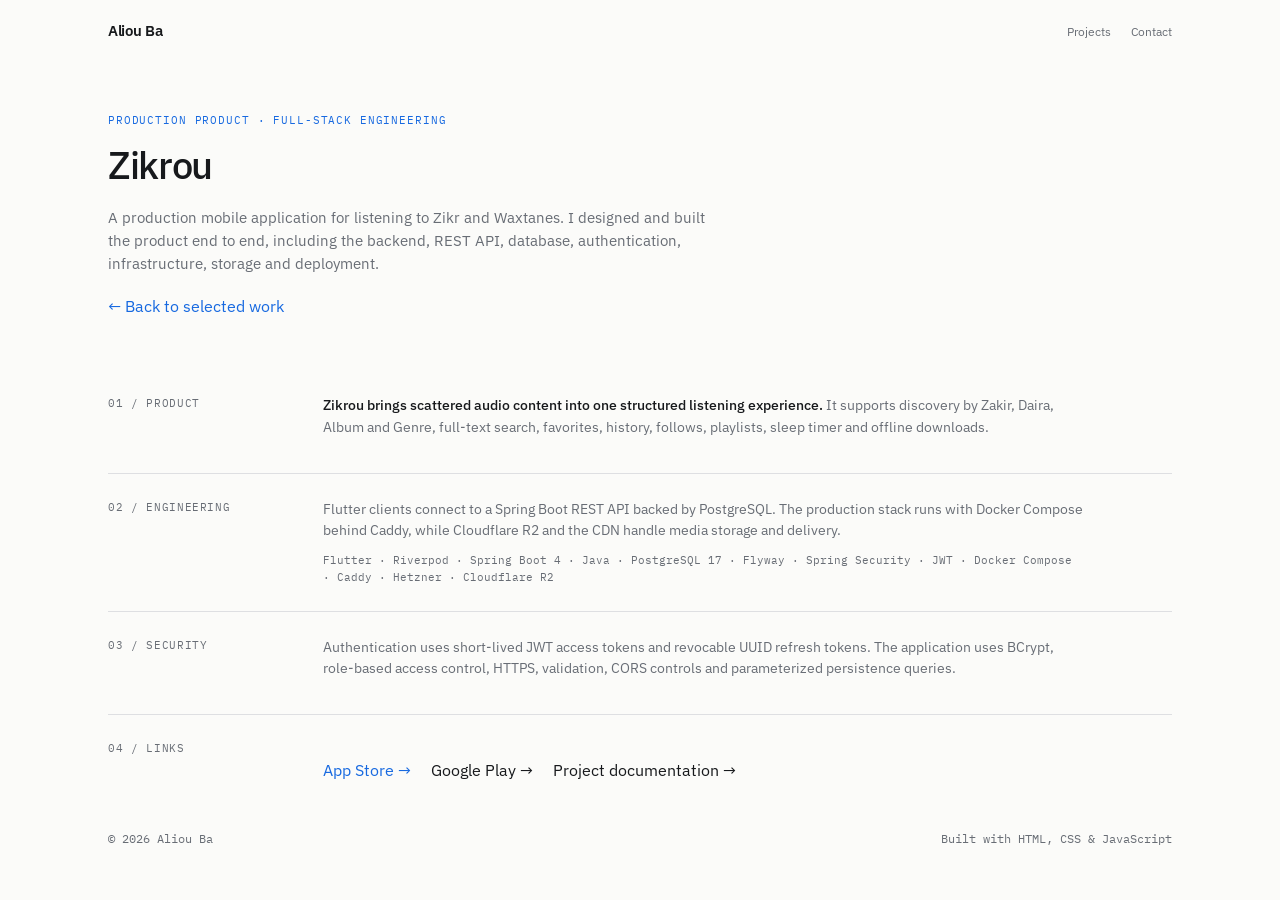
<file: zikrou.html>
<!doctype html>
<html lang="en">
<head>
  <meta charset="UTF-8" />
  <meta name="viewport" content="width=device-width, initial-scale=1.0" />
  <meta name="description" content="Zikrou case study by Aliou Ba." />
  <title>Zikrou · Aliou Ba</title>
  <link rel="preconnect" href="https://fonts.googleapis.com"><link rel="preconnect" href="https://fonts.gstatic.com" crossorigin>
  <link href="https://fonts.googleapis.com/css2?family=IBM+Plex+Mono:wght@400;500&family=IBM+Plex+Sans:wght@400;500;600&display=swap" rel="stylesheet"><link rel="stylesheet" href="css/style.css" />
  <script>(() => { const saved = localStorage.getItem('theme'); if (saved) document.documentElement.dataset.theme = saved; })();</script>
</head>
<body class="case-page">
<header class="site-header"><a class="brand" href="index.html">Aliou Ba</a><nav><a href="index.html#projects">Projects</a><a href="index.html#contact">Contact</a></nav></header>
<main>
<section class="hero"><p class="eyebrow">Production product · Full-stack engineering</p><h1>Zikrou</h1><p class="intro">A production mobile application for listening to Zikr and Waxtanes. I designed and built the product end to end, including the backend, REST API, database, authentication, infrastructure, storage and deployment.</p><div class="links"><a class="primary-link" href="index.html#projects">← Back to selected work</a></div></section>
<section class="section"><div class="section-label">01 / Product</div><div class="section-content"><p><strong>Zikrou brings scattered audio content into one structured listening experience.</strong> It supports discovery by Zakir, Daira, Album and Genre, full-text search, favorites, history, follows, playlists, sleep timer and offline downloads.</p></div></section>
<section class="section"><div class="section-label">02 / Engineering</div><div class="section-content"><p>Flutter clients connect to a Spring Boot REST API backed by PostgreSQL. The production stack runs with Docker Compose behind Caddy, while Cloudflare R2 and the CDN handle media storage and delivery.</p><p class="tech">Flutter · Riverpod · Spring Boot 4 · Java · PostgreSQL 17 · Flyway · Spring Security · JWT · Docker Compose · Caddy · Hetzner · Cloudflare R2</p></div></section>
<section class="section"><div class="section-label">03 / Security</div><div class="section-content"><p>Authentication uses short-lived JWT access tokens and revocable UUID refresh tokens. The application uses BCrypt, role-based access control, HTTPS, validation, CORS controls and parameterized persistence queries.</p></div></section>
<section class="section compact"><div class="section-label">04 / Links</div><div class="section-content"><div class="links"><a class="primary-link" href="https://apps.apple.com/sn/app/zikrou/id6803230723" target="_blank" rel="noreferrer">App Store →</a><a href="https://play.google.com/store/apps/details?id=com.zikrfy.zikrfy&pcampaignid=web_share" target="_blank" rel="noreferrer">Google Play →</a><a href="https://github.com/aliou27/zikrou" target="_blank" rel="noreferrer">Project documentation →</a></div></div></section>
</main><footer><span>© 2026 Aliou Ba</span><span>Built with HTML, CSS & JavaScript</span></footer>
</body></html>
</file>
<file: css/style.css>
:root{--blue:#1769e0;--blue-dark:#0e4fae;--ink:#17191c;--muted:#686d75;--line:#dedfe2;--paper:#fbfbf9;--max:1120px;color-scheme:light}:root[data-theme="dark"]{--blue:#5b9cff;--blue-dark:#79adff;--ink:#f1f3f5;--muted:#a3a9b2;--line:#30343a;--paper:#111315;color-scheme:dark}*{box-sizing:border-box}html{scroll-behavior:auto}body{margin:0;background:var(--paper);color:var(--ink);font-family:"IBM Plex Sans",Arial,sans-serif;line-height:1.55}a{color:inherit;text-decoration:none}a:hover{color:var(--blue)}.site-header{max-width:var(--max);margin:0 auto;padding:20px 28px 17px;display:flex;align-items:center;justify-content:space-between}.brand{font-weight:600;font-size:.92rem;letter-spacing:-.02em}nav{display:flex;align-items:center;gap:20px;font-size:.78rem}nav a{color:var(--muted)}nav a:hover{color:var(--blue)}.language-switch{display:inline-flex;align-items:center;gap:5px;margin-left:4px;font-family:"IBM Plex Mono",monospace;font-size:.65rem;color:var(--muted)}.language-button{border:0;background:transparent;padding:0;color:var(--muted);font:inherit;cursor:pointer}.language-button.active,.language-button:hover{color:var(--blue)}.theme-toggle{appearance:none;border:0;background:transparent;color:var(--muted);font:inherit;font-size:.72rem;padding:0;display:inline-flex;align-items:center;cursor:pointer}main{max-width:var(--max);margin:0 auto;padding:0 28px}.hero{padding:68px 0 76px;max-width:850px}.services-hero{max-width:800px}.eyebrow,.section-label,.tech,.project-number,small,.service-number{font-family:"IBM Plex Mono",monospace}.eyebrow{margin:0 0 16px;color:var(--blue);font-size:.68rem;text-transform:uppercase;letter-spacing:.08em}h1{margin:0;max-width:720px;font-size:clamp(1.8rem,3vw,2.8rem);line-height:1.08;letter-spacing:-.035em;font-weight:500}.intro{max-width:600px;margin:22px 0 0;font-size:.92rem;color:var(--muted)}.links{display:flex;flex-wrap:wrap;gap:20px;margin-top:24px}.links a{border:0;padding:0}.links .primary-link{color:var(--blue)}.icon-link{display:inline-flex!important;align-items:center;justify-content:center;width:42px;height:42px;border:0!important;padding:0!important;color:var(--ink)!important}.icon-link svg{width:21px;height:21px;fill:currentColor}.icon-link:hover{color:var(--blue)!important}.direct-contact-links{display:inline-flex;align-items:center;gap:12px;margin-left:16px;vertical-align:middle}.direct-icon-link{display:inline-flex;align-items:center;justify-content:center;width:40px;height:40px;border:0;color:var(--ink)}.direct-icon-link svg{width:19px;height:19px;fill:currentColor}.direct-icon-link:hover{color:var(--blue)}.section{display:grid;grid-template-columns:170px 1fr;gap:45px;padding:58px 0}.section + .section{border-top:1px solid var(--line)}.section-label{color:var(--muted);font-size:.68rem;text-transform:uppercase;letter-spacing:.06em}.section-content{max-width:760px}.section-content>p{margin-top:0;margin-bottom:20px;font-size:.98rem}.section-content strong{font-weight:500}.project-list{display:grid;gap:30px}.project{display:grid;grid-template-columns:45px 1fr;gap:16px;padding:0;border:0}.project-list .project + .project{border-top:1px solid var(--line);padding-top:28px}.project-number{color:var(--muted);font-size:.68rem}.project>div:last-child{display:block}.project h2{margin:0 0 7px;font-size:1.35rem;font-weight:500;letter-spacing:-.025em;display:flex;align-items:center;gap:8px}.project-logo{width:22px;height:22px;object-fit:contain;display:block;flex:0 0 auto}.project p{margin:0 0 10px;color:var(--muted);font-size:.92rem}.project .tech{font-size:.68rem;color:var(--blue-dark);margin-bottom:14px}.project a{color:var(--blue);font-size:.82rem}.case-study-kicker{font-family:"IBM Plex Mono",monospace!important;font-size:.66rem!important;text-transform:uppercase;letter-spacing:.04em;color:var(--blue-dark)!important;margin:-2px 0 10px!important}.case-study-details{display:none;margin:18px 0 12px}.case-study-details.is-expanded{display:grid}.case-study-toggle{display:inline-block;appearance:none;border:0;border-bottom:1px solid var(--line);background:transparent;color:var(--muted);padding:0 0 5px;margin:0 0 0;font:500 .68rem "IBM Plex Mono",monospace;text-transform:uppercase;letter-spacing:.05em;cursor:pointer;vertical-align:middle}.case-study-toggle:hover{color:var(--blue);border-color:var(--blue)}.case-study-links{display:inline-flex;align-items:center;gap:22px;margin:0 0 0 24px;vertical-align:middle;white-space:nowrap}.store-links{display:flex;align-items:center;gap:14px;margin:0}.store-link{display:inline-flex;align-items:center;border:0;padding:0;font-size:.78rem!important;color:var(--muted)}.store-link:hover{color:var(--blue)}.case-study-links>a[data-i18n="projects.view"]{color:var(--blue);font-size:.82rem}.writing-grid{margin-top:28px}.writing-item{display:flex;justify-content:flex-start;align-items:baseline;gap:40px;padding:13px 0}.writing-item span{min-width:220px}.writing-item small{color:var(--muted);font-size:.64rem}.service-list{display:grid}.service-item{display:grid;grid-template-columns:45px 220px minmax(0,1fr);gap:16px;align-items:baseline;padding:22px 0}.service-item>div{display:contents}.service-number{color:var(--muted);font-size:.68em}.service-item h2{margin:0;font-size:1.08rem;font-weight:500;letter-spacing:-.02em}.service-item p{margin:0;color:var(--muted);font-size:.9rem}.service-price{grid-column:3;display:block;margin-top:7px;font-family:"IBM Plex Mono",monospace;font-size:.72rem;font-weight:500;color:var(--blue);letter-spacing:.01em}.service-process{display:grid;margin-top:28px}.service-process>div{display:grid;grid-template-columns:45px 100px 1fr;gap:16px;align-items:baseline;padding:13px 0}.service-process span{color:var(--muted);font-family:"IBM Plex Mono",monospace;font-size:.68rem}.service-process strong{font-weight:500}.service-process small{color:var(--muted);font-size:.68rem}.request-title{margin:0 0 12px;font-size:clamp(1.7rem,3vw,2.35rem);line-height:1.12;letter-spacing:-.035em;font-weight:500}.course-form{margin-top:28px}.course-form label{display:grid;grid-template-columns:210px 1fr;gap:20px;align-items:center;padding:14px 0}.course-form label>span{font-family:"IBM Plex Mono",monospace;color:var(--muted);font-size:.64rem;text-transform:uppercase;letter-spacing:.05em}.course-form input,.course-form select,.course-form textarea{width:100%;border:1px solid var(--line);background:var(--paper);color:var(--ink);padding:11px 12px;font:inherit;font-size:.88rem;outline:none;border-radius:0}.course-form input:focus,.course-form select:focus,.course-form textarea:focus{border-color:var(--blue)}.course-form select{min-height:42px}.course-form textarea{resize:vertical;min-height:110px;line-height:1.5}.form-submit{margin-top:18px;border:0;border-bottom:1px solid var(--blue);background:transparent;color:var(--blue);padding:4px 0;font:inherit;font-size:.84rem;cursor:pointer}.teaching-contact{margin:18px 0 0!important;color:var(--muted);font-size:.82rem!important}.teaching-contact a{color:var(--blue)}.experience-list{display:grid}.experience{display:grid;grid-template-columns:180px 1fr;gap:40px;padding:25px 0}.experience-company{font-size:1rem;font-weight:500;color:var(--ink)}.experience-detail{display:grid;gap:4px}.experience-detail strong{font-size:.98rem;font-weight:500}.experience-detail small{color:var(--muted);font-size:.65rem;letter-spacing:.02em}.experience-detail p{margin:6px 0 0;color:var(--muted);font-size:.86rem}.compact{padding-bottom:72px}.contact h2{margin:0;font-size:clamp(1.8rem,3.4vw,2.8rem);line-height:1.08;letter-spacing:-.04em;font-weight:500}.social-intro{margin:28px 0 0!important;color:var(--muted);font-size:.78rem!important;font-family:"IBM Plex Mono",monospace;text-transform:uppercase;letter-spacing:.06em}.social-links{display:flex;flex-wrap:wrap;align-items:center;gap:18px;margin-top:14px}.social-link{display:inline-flex;align-items:center;justify-content:center;width:24px;height:24px;color:var(--ink);border:0;padding:0}.social-link svg{width:17px;height:17px;display:block;fill:currentColor}.social-link:hover{color:var(--blue)}.social-link-image{width:18px;height:18px;object-fit:contain;display:block}footer{max-width:var(--max);margin:0 auto;padding:24px 28px;display:flex;justify-content:space-between;gap:20px;color:var(--muted);font-size:.72rem;font-family:"IBM Plex Mono",monospace}.store-link span{line-height:1}@media(max-width:700px){.site-header{padding:17px 20px 14px}.brand{font-size:.82rem}nav{gap:10px;font-size:.68rem}nav a:nth-child(n+3){display:none}.theme-toggle{font-size:.66rem}.language-switch{margin-left:0}main{padding:0 20px}.hero{padding:48px 0 58px}.eyebrow{font-size:.62rem;margin-bottom:14px}h1{font-size:clamp(1.7rem,7.5vw,2.35rem)}.intro{margin-top:18px;font-size:.9rem}.links{gap:18px;margin-top:22px}.links a{font-size:.88rem}.section{grid-template-columns:1fr;gap:18px;padding:46px 0}.section-content>p{font-size:.92rem}.project{grid-template-columns:30px 1fr;gap:12px}.project>div:last-child{display:block}.project h2{font-size:1.18rem}.project-logo{width:19px;height:19px}.project p{font-size:.86rem}.project .tech{font-size:.65rem}.case-study-toggle,.case-study-links,.case-study-details{display:block}.case-study-links{margin:12px 0 0;white-space:normal}.case-study-links{flex-wrap:wrap;gap:12px 18px}.writing-item{display:grid;gap:4px}.writing-item span{min-width:0}.experience{grid-template-columns:1fr;gap:8px;padding:22px 0}.experience-detail{gap:3px}.service-item{grid-template-columns:30px minmax(0,1fr);gap:10px 12px}.service-item h2,.service-item p,.service-price{grid-column:2}.service-process>div{grid-template-columns:30px 90px 1fr;gap:10px}.course-form label{grid-template-columns:1fr;gap:8px;padding:15px 0}.contact h2{font-size:clamp(1.7rem,7vw,2.35rem)}.social-links{gap:14px;margin-top:14px}.social-link{width:22px;height:22px}.social-link svg{width:16px;height:16px}.social-link-image{width:17px;height:17px}.icon-link{width:40px;height:40px}.direct-contact-links{margin-left:0;margin-top:12px;display:flex}footer{padding:20px;flex-direction:column}.store-links{gap:12px;flex-wrap:wrap}.store-link{font-size:.76rem!important}.case-study-details{display:none}.case-study-details.is-expanded{display:grid}}/* Minimal project overrides */.project-preview{display:none!important}.project-list{gap:0}.project{grid-template-columns:42px minmax(0,1fr);gap:18px;padding:0 0 34px;margin:0}.project-list .project + .project{border-top:0;padding-top:0;margin-top:0}.project-list .project + .project:before{content:"";display:block;grid-column:1/-1;height:1px;background:var(--line);opacity:.12;margin:0 0 32px}.project-number{padding-top:4px;font-size:.62rem}.project h2,.project-heading h2{font-size:1.35rem;line-height:1.15;letter-spacing:-.025em;margin:0 0 5px;font-weight:500}.project-logo{width:22px;height:22px}.case-study-kicker{font-size:.64rem!important;line-height:1.4;text-transform:none;letter-spacing:0;margin:0 0 10px!important;color:var(--muted)!important}.project p{font-size:.92rem;line-height:1.55;margin:0 0 9px;max-width:650px}.project .tech{font-size:.66rem;line-height:1.6;margin:0 0 13px;color:var(--muted)}.project-cta{font-size:.82rem!important}.project .case-study-details,.project .case-study-toggle,.project .case-study-links{display:none!important}.selected-work-section{padding-top:46px;padding-bottom:46px}.hero h1{font-size:clamp(1.8rem,3vw,2.35rem)}.hero{padding-bottom:58px}.proof-section{padding-bottom:42px}.section{padding-top:42px;padding-bottom:42px}.section + .section{border-top:1px solid var(--line)}@media(min-width:701px){.project{grid-template-columns:42px minmax(0,1fr);gap:18px}.project-list .project + .project:before{margin-bottom:32px}}@media(max-width:700px){.project{grid-template-columns:24px minmax(0,1fr);gap:12px;padding-bottom:34px}.project-list .project + .project:before{margin-bottom:28px}.project h2,.project-heading h2{font-size:1.18rem;line-height:1.18}.project-logo{width:19px;height:19px}.case-study-kicker{font-size:.61rem!important;margin-bottom:8px!important}.project p{font-size:.88rem;line-height:1.55;margin-bottom:8px}.project .tech{font-size:.62rem;margin-bottom:11px}.selected-work-section{padding-top:38px;padding-bottom:38px}.hero h1{font-size:clamp(1.7rem,7vw,2.1rem)}.hero{padding-bottom:48px}.section{padding-top:38px;padding-bottom:38px}}/* Same typographic rhythm as Experience */.case-page .section{padding-top:25px;padding-bottom:25px}.case-page .section + .section{border-top:1px solid var(--line)}.case-page .section-content>p{font-size:.86rem;line-height:1.55;margin:0 0 10px;color:var(--muted)}.case-page .section-content>p strong{color:var(--ink);font-weight:500}.case-page .section-content .tech{font-size:.66rem;line-height:1.6;margin:6px 0 0;color:var(--muted)}.case-page .section-label{font-size:.68rem}.case-page .hero{padding-top:52px;padding-bottom:52px}.case-page .hero h1{font-size:clamp(1.8rem,3vw,2.35rem)}.case-page .intro{font-size:.92rem;line-height:1.55}.case-page .links{margin-top:18px}.case-page footer{padding-top:22px}@media(max-width:700px){.case-page .section{padding-top:22px;padding-bottom:22px}.case-page .section-content>p{font-size:.86rem}.case-page .hero{padding-top:42px;padding-bottom:42px}.case-page .hero h1{font-size:clamp(1.7rem,7vw,2.1rem)}}/* Keep project titles aligned with Experience */.selected-work-section .project h2,.selected-work-section .project-heading h2{font-size:1.05rem;line-height:1.25;letter-spacing:-.02em}.selected-work-section .project-logo{width:19px;height:19px}.selected-work-section .project{padding-bottom:25px}.selected-work-section .project-list .project + .project:before{margin-bottom:24px}.selected-work-section .case-study-kicker{margin-bottom:7px!important}.selected-work-section .project p{font-size:.86rem;line-height:1.55;margin-bottom:8px}.selected-work-section .project .tech{font-size:.64rem;margin-bottom:11px}.selected-work-section .project-cta{font-size:.82rem!important}@media(max-width:700px){.selected-work-section .project h2,.selected-work-section .project-heading h2{font-size:1rem}.selected-work-section .project{padding-bottom:22px}.selected-work-section .project-list .project + .project:before{margin-bottom:21px}}
</file>
